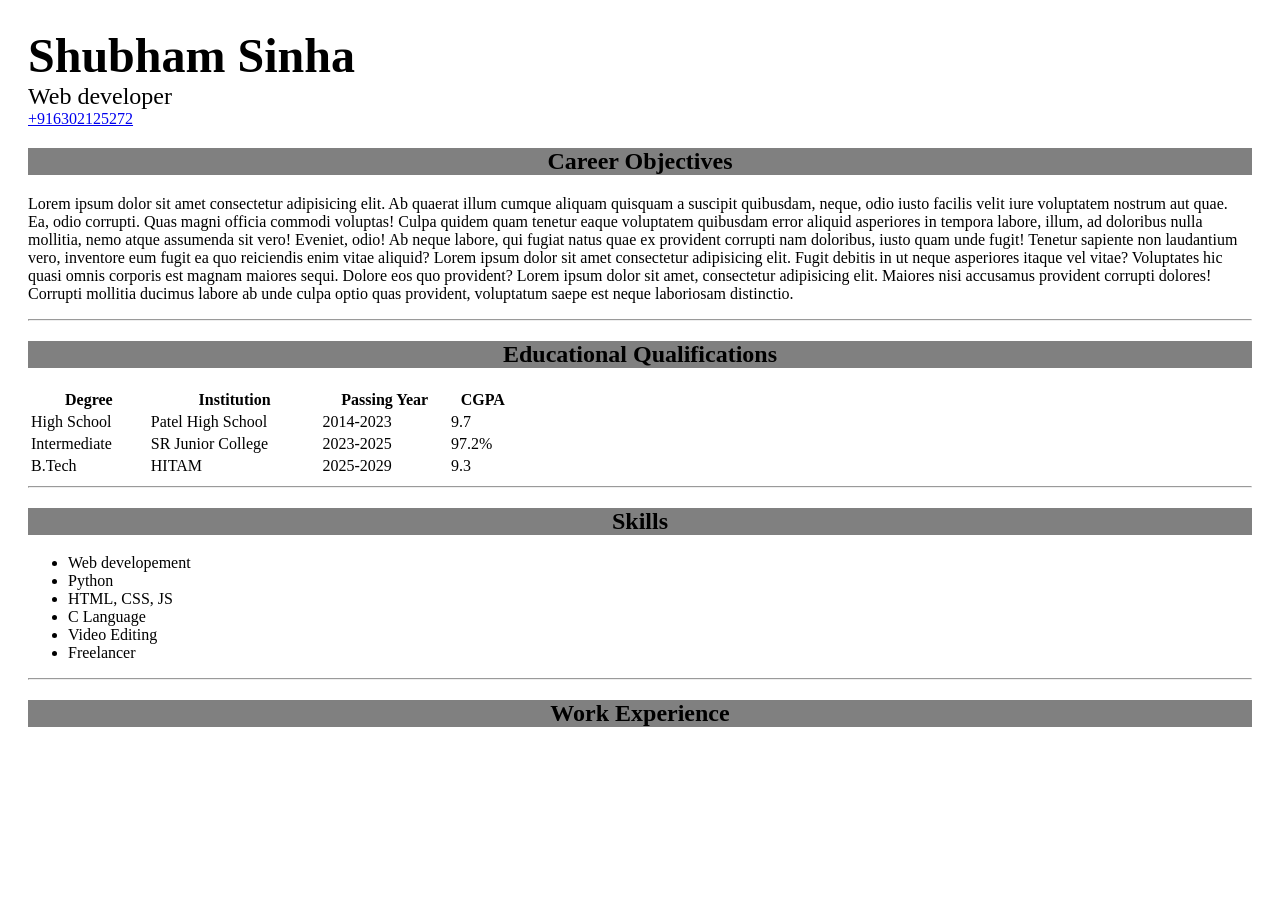
<file: webdev/index.html>
<!DOCTYPE html>
<html lang="en">
<head>
    <meta charset="UTF-8">
    <meta name="viewport" content="width=device-width, initial-scale=1.0">
    <title>My Portfolio</title>
</head>
<body style="padding: 20px;">
     <h1 style="font-size: 3rem; margin: 0; font-weight: 900;"><b>Shubham Sinha</b></h1>
     <h2 style="margin: 0; font-weight: 300;">Web developer</h2>
     <div>
        <a href="tel:+916302125272">+916302125272</a>

     </div>
    <center><h2 style="background-color: grey;">Career Objectives</h2></center>
    <p>Lorem ipsum dolor sit amet consectetur adipisicing elit. Ab quaerat illum cumque aliquam quisquam a suscipit quibusdam, neque, odio iusto facilis velit iure voluptatem nostrum aut quae. Ea, odio corrupti.
    Quas magni officia commodi voluptas! Culpa quidem quam tenetur eaque voluptatem quibusdam error aliquid asperiores in tempora labore, illum, ad doloribus nulla mollitia, nemo atque assumenda sit vero! Eveniet, odio!
    Ab neque labore, qui fugiat natus quae ex provident corrupti nam doloribus, iusto quam unde fugit! Tenetur sapiente non laudantium vero, inventore eum fugit ea quo reiciendis enim vitae aliquid? Lorem ipsum dolor sit amet consectetur adipisicing elit. Fugit debitis in ut neque asperiores itaque vel vitae? Voluptates hic quasi omnis corporis est magnam maiores sequi. Dolore eos quo provident? Lorem ipsum dolor sit amet, consectetur adipisicing elit. Maiores nisi accusamus provident corrupti dolores! Corrupti mollitia ducimus labore ab unde culpa optio quas provident, voluptatum saepe est neque laboriosam distinctio. </p>

    <hr>

    <center><h2 style="background-color: grey;">Educational Qualifications</h2></center>
    <table style="width:40%; ">
        <tr >
            <th>Degree</th>
            <th>Institution</th>
            <th>Passing Year</th>
            <th>CGPA</th>
        </tr>
        <tr>
            <td>High School</td>
            <td>Patel High School</td>
            <td>2014-2023</td>
            <td>9.7</td>
        </tr>
        <tr>
            <td>Intermediate</td>
            <td>SR Junior College</td>
            <td>2023-2025</td>
            <td>97.2%</td>
        </tr>
        <tr>
            <td>B.Tech</td>
            <td>HITAM</td>
            <td>2025-2029</td>
            <td>9.3</td>
        </tr>
    </table>
    <hr>
    <center><h2 style="background-color: grey;">Skills</h2></center>
    <ul>
        <li>Web developement</li>
        <li>Python</li>
        <li>HTML, CSS, JS</li>
        <li>C Language</li>
        <li>Video Editing</li>
        <li>Freelancer</li>
    </ul>
    <hr>
    <center><h2 style="background-color: grey;">Work Experience</h2></center>
    


</body>
</html>
</file>
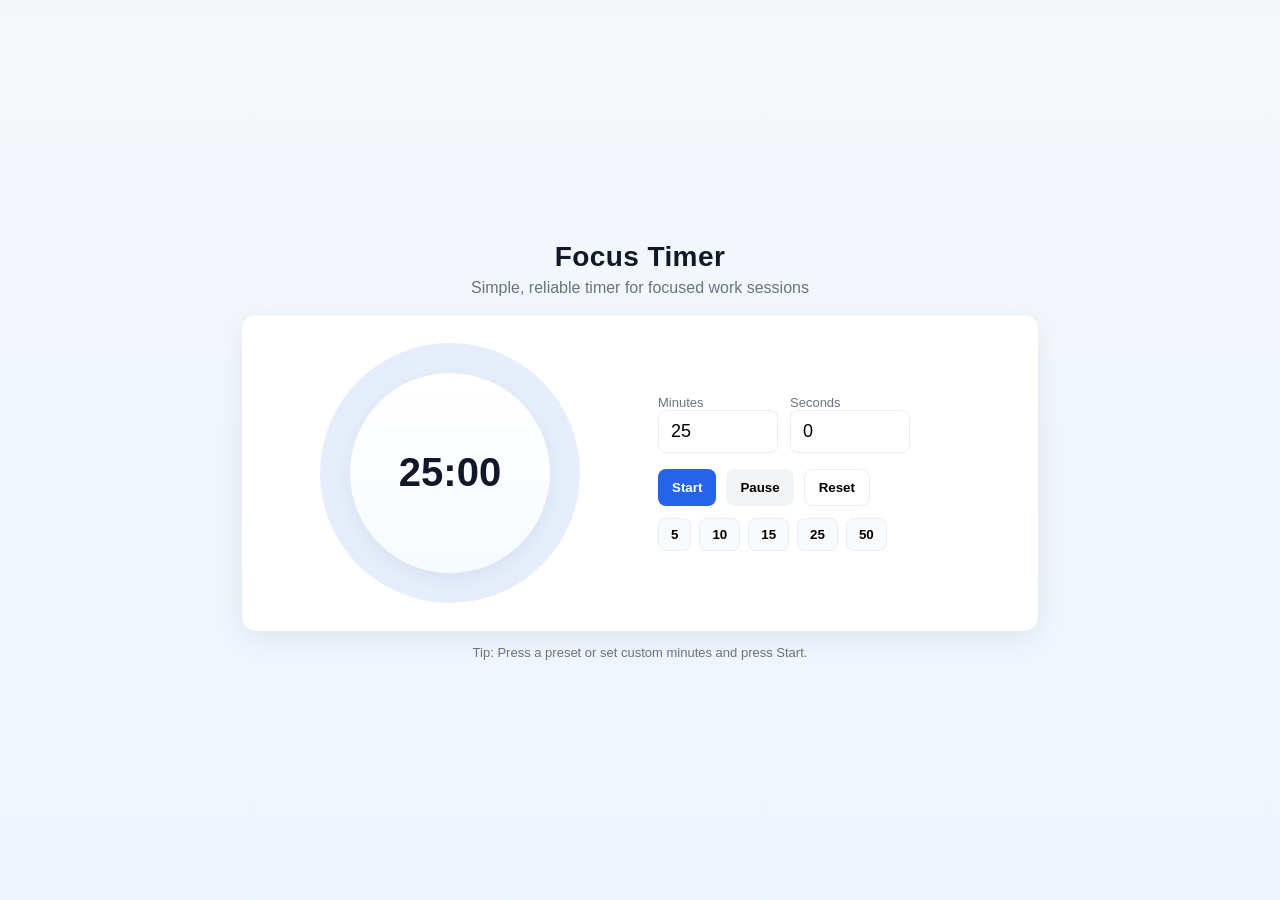
<file: webdev/index1.html>
<!doctype html>
<html lang="en">
  <head>
    <meta charset="UTF-8" />
    <meta name="viewport" content="width=device-width, initial-scale=1.0" />
    <title>Focus Timer</title>
    <link rel="stylesheet" href="style.css" />
  </head>
  <body>
    <main class="container">
      <header class="header">
        <h1>Focus Timer</h1>
        <p class="tagline">Simple, reliable timer for focused work sessions</p>
      </header>

      <section class="card">
        <div class="ring" id="ring">
          <div id="output">25:00</div>
        </div>

        <div class="controls">
          <div class="inputs">
            <label>
              Minutes
              <input type="number" id="min" min="0" value="25" />
            </label>
            <label>
              Seconds
              <input type="number" id="sec" min="0" max="59" value="0" />
            </label>
          </div>

          <div class="buttons">
            <button id="start" class="primary">Start</button>
            <button id="pause">Pause</button>
            <button id="reset">Reset</button>
          </div>

          <div class="presets">
            <button class="preset" data-min="5">5</button>
            <button class="preset" data-min="10">10</button>
            <button class="preset" data-min="15">15</button>
            <button class="preset" data-min="25">25</button>
            <button class="preset" data-min="50">50</button>
          </div>
        </div>
      </section>

      <footer class="footer">Tip: Press a preset or set custom minutes and press Start.</footer>
    </main>

    <script src="script.js"></script>
  </body>
</html>
</file>
<file: webdev/style.css>
:root{
    --bg: #f5f8fb;
    --card: #ffffff;
    --accent: #2563eb;
    --muted: #6b7280;
    --success: #10b981;
}

*{box-sizing: border-box}
html,body{height:100%;}
body{
    margin:0;
    font-family: -apple-system, BlinkMacSystemFont, 'Segoe UI', Roboto, 'Helvetica Neue', Arial;
    background: linear-gradient(180deg, var(--bg), #eef6ff);
    color:#111827;
    display:flex;
    align-items:center;
    justify-content:center;
}

.container{
    width:100%;
    max-width:860px;
    padding:32px;
}

.header{ text-align:center; margin-bottom:18px }
.header h1{ margin:0; font-size:28px; letter-spacing:0.4px }
.tagline{ margin:6px 0 0; color:var(--muted) }

.card{
    background:var(--card);
    border-radius:14px;
    padding:28px;
    box-shadow: 0 8px 30px rgba(2,6,23,0.08);
    display:grid;
    grid-template-columns: 1fr 1fr;
    gap:20px;
    align-items:center;
}

.ring{
    width:260px;
    height:260px;
    margin:0 auto;
    border-radius:50%;
    display:flex;
    align-items:center;
    justify-content:center;
    background: conic-gradient(var(--accent) 0deg, #e6eefc 0deg);
    transition: background 300ms linear;
}

#output{
    width: 200px;
    height:200px;
    border-radius:50%;
    background: linear-gradient(180deg, #fff, #f7fbff);
    display:flex;
    align-items:center;
    justify-content:center;
    font-size:40px;
    font-weight:700;
    box-shadow: 0 6px 18px rgba(34,50,80,0.06);
}

.controls{padding:8px}
.inputs{display:flex; gap:12px; margin-bottom:16px}
.inputs label{display:flex; flex-direction:column; font-size:13px; color:var(--muted)}
.inputs input{width:120px; padding:10px 12px; border-radius:8px; border:1px solid #e6eefc; font-size:18px}

.buttons{display:flex; gap:10px; margin-bottom:12px}
button{padding:10px 14px; border-radius:8px; border:0; cursor:pointer; font-weight:600}
.primary{background:var(--accent); color:#fff}
button#pause{background:#f3f4f6}
button#reset{background:#fff; border:1px solid #e6eefc}

.presets{display:flex; gap:8px; flex-wrap:wrap}
.preset{background:#f8fafc; border:1px solid #e6eefc; padding:8px 12px; border-radius:8px}

.footer{margin-top:14px; text-align:center; color:var(--muted); font-size:13px}

@media (max-width:700px){
    .card{grid-template-columns:1fr}
    .ring{width:200px; height:200px}
    #output{width:160px;height:160px;font-size:32px}
    .inputs input{width:100px}
}
</file>
